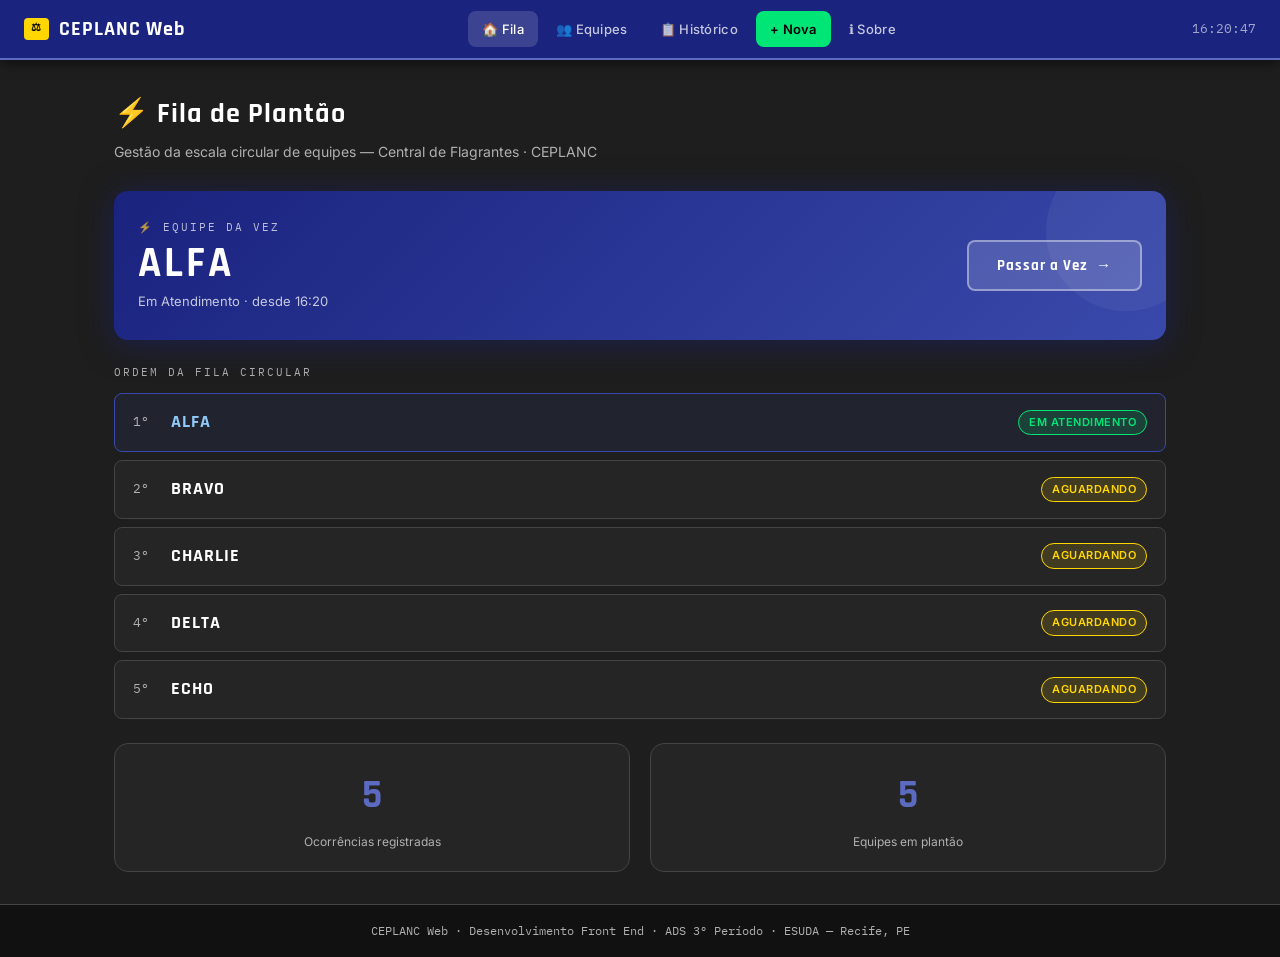
<file: index.html>
<!DOCTYPE html>
<html lang="pt-BR">
<head>
  <meta charset="UTF-8" />
  <meta name="viewport" content="width=device-width, initial-scale=1.0" />
  <title>CEPLANC Web — Fila de Plantão</title>
  <link rel="stylesheet" href="css/style.css" />
  <style>
    .equipe-destaque {
      background: linear-gradient(135deg, var(--azul) 0%, var(--azul-claro) 100%);
      border-radius: var(--radius-lg);
      padding: 28px 24px;
      display: flex;
      align-items: center;
      justify-content: space-between;
      flex-wrap: wrap;
      gap: 16px;
      margin-bottom: 24px;
      box-shadow: 0 4px 32px rgba(26,35,126,0.5);
      position: relative;
      overflow: hidden;
    }
    .equipe-destaque::before {
      content: '';
      position: absolute;
      top: -40px; right: -40px;
      width: 160px; height: 160px;
      border-radius: 50%;
      background: rgba(255,255,255,0.05);
    }
    .equipe-destaque-info small {
      display: block;
      font-size: 11px;
      letter-spacing: 2px;
      text-transform: uppercase;
      opacity: 0.7;
      margin-bottom: 6px;
      font-family: 'IBM Plex Mono', monospace;
    }
    .equipe-destaque-info h2 {
      font-family: 'Rajdhani', sans-serif;
      font-size: 42px;
      font-weight: 700;
      letter-spacing: 3px;
      line-height: 1;
    }
    .equipe-destaque-info .sub {
      margin-top: 6px;
      font-size: 13px;
      opacity: 0.75;
    }
    .btn-passar {
      background: rgba(255,255,255,0.15);
      border: 2px solid rgba(255,255,255,0.4);
      color: var(--branco);
      padding: 14px 28px;
      border-radius: var(--radius);
      font-size: 15px;
      font-weight: 700;
      font-family: 'Rajdhani', sans-serif;
      letter-spacing: 1px;
      cursor: pointer;
      transition: var(--trans);
      display: flex;
      align-items: center;
      gap: 8px;
      white-space: nowrap;
    }
    .btn-passar:hover {
      background: rgba(255,255,255,0.25);
      border-color: rgba(255,255,255,0.7);
      transform: translateY(-2px);
    }
    .fila-titulo {
      font-family: 'IBM Plex Mono', monospace;
      font-size: 11px;
      letter-spacing: 2px;
      text-transform: uppercase;
      color: var(--cinza);
      margin-bottom: 12px;
    }
    .fila-lista { display: flex; flex-direction: column; gap: 8px; }
    .fila-item {
      display: flex;
      align-items: center;
      gap: 14px;
      padding: 14px 18px;
      border-radius: var(--radius);
      border: 1px solid var(--cinza-escuro);
      background: var(--fundo-card);
      transition: var(--trans);
    }
    .fila-item.ativa {
      border-color: var(--azul-claro);
      background: rgba(57,73,171,0.12);
    }
    .fila-pos {
      font-family: 'IBM Plex Mono', monospace;
      font-size: 13px;
      color: var(--cinza);
      min-width: 24px;
    }
    .fila-nome {
      font-family: 'Rajdhani', sans-serif;
      font-size: 18px;
      font-weight: 700;
      letter-spacing: 1px;
      flex: 1;
    }
    .fila-item.ativa .fila-nome { color: #90caf9; }
    .grid-2 {
      display: grid;
      grid-template-columns: 1fr 1fr;
      gap: 20px;
      margin-top: 24px;
    }
    .stat-card {
      background: var(--fundo-card);
      border: 1px solid var(--cinza-escuro);
      border-radius: var(--radius-lg);
      padding: 20px;
      text-align: center;
    }
    .stat-card .stat-num {
      font-family: 'Rajdhani', sans-serif;
      font-size: 40px;
      font-weight: 700;
      color: var(--azul-borda);
    }
    .stat-card .stat-label {
      font-size: 12px;
      color: var(--cinza);
      margin-top: 4px;
    }
    @media (max-width: 640px) {
      .grid-2 { grid-template-columns: 1fr 1fr; }
      .equipe-destaque-info h2 { font-size: 32px; }
      .btn-passar { width: 100%; justify-content: center; }
    }
  </style>
</head>
<body>

<nav>
  <a href="index.html" class="nav-logo">
    <span class="badge">⚖</span>
    <span>CEPLANC Web</span>
  </a>
  <button class="hamburger" id="hamburger" aria-label="Menu">
    <span></span><span></span><span></span>
  </button>
  <ul class="nav-links" id="nav-links">
    <li><a href="index.html">🏠 Fila</a></li>
    <li><a href="equipes.html">👥 Equipes</a></li>
    <li><a href="historico.html">📋 Histórico</a></li>
    <li><a href="nova-ocorrencia.html" class="btn-nova">+ Nova</a></li>
    <li><a href="sobre.html">ℹ Sobre</a></li>
  </ul>
  <span id="relogio"></span>
</nav>

<div id="toast-container"></div>

<main>
  <div class="page-header">
    <h1>⚡ Fila de Plantão</h1>
    <p>Gestão da escala circular de equipes — Central de Flagrantes · CEPLANC</p>
  </div>

  <div class="equipe-destaque">
    <div class="equipe-destaque-info">
      <small>⚡ Equipe da vez</small>
      <h2 id="equipe-ativa-nome">—</h2>
      <p class="sub">Em Atendimento · desde <span id="hora-inicio">--:--</span></p>
    </div>
    <button class="btn-passar" id="btn-passar">
      Passar a Vez &nbsp;→
    </button>
  </div>

  <p class="fila-titulo">Ordem da fila circular</p>
  <div class="fila-lista" id="fila-lista"></div>

  <div class="grid-2">
    <div class="stat-card">
      <div class="stat-num" id="total-ocorrencias">0</div>
      <div class="stat-label">Ocorrências registradas</div>
    </div>
    <div class="stat-card">
      <div class="stat-num">5</div>
      <div class="stat-label">Equipes em plantão</div>
    </div>
  </div>
</main>

<footer>
  CEPLANC Web · Desenvolvimento Front End · ADS 3º Período · ESUDA — Recife, PE
</footer>

<script src="js/app.js"></script>
<script>
  function renderFila() {
    const lista    = document.getElementById('fila-lista');
    const nomeEl   = document.getElementById('equipe-ativa-nome');
    const horaEl   = document.getElementById('hora-inicio');
    const totalEl  = document.getElementById('total-ocorrencias');
    if (!lista) return;

    lista.innerHTML = '';

    for (var i = 0; i < window.ceplanc.EQUIPES.length; i++) {
      var idx       = (window.ceplanc.estado.filaAtual + i) % window.ceplanc.EQUIPES.length;
      var nome      = window.ceplanc.EQUIPES[idx];
      var pos       = i + 1;
      var statusKey = (i === 0) ? 'atendendo' : 'aguardando';

      var div = document.createElement('div');
      div.className = 'fila-item' + (i === 0 ? ' ativa' : '');
      div.innerHTML =
        '<span class="fila-pos">' + pos + 'º</span>' +
        '<span class="fila-nome">' + nome + '</span>' +
        window.badgeEquipeStatus(statusKey);
      lista.appendChild(div);
    }

    nomeEl.textContent  = window.getEquipeAtual();
    horaEl.textContent  = window.ceplanc.estado.horaInicio || '--:--';
    totalEl.textContent = window.ceplanc.estado.historico.length;
  }

  window.addEventListener('estadoCarregado', renderFila);
  window.addEventListener('filaAtualizada',  renderFila);

  document.getElementById('btn-passar').addEventListener('click', function () {
    window.passarVez();
  });
</script>
</body>
</html>
</file>
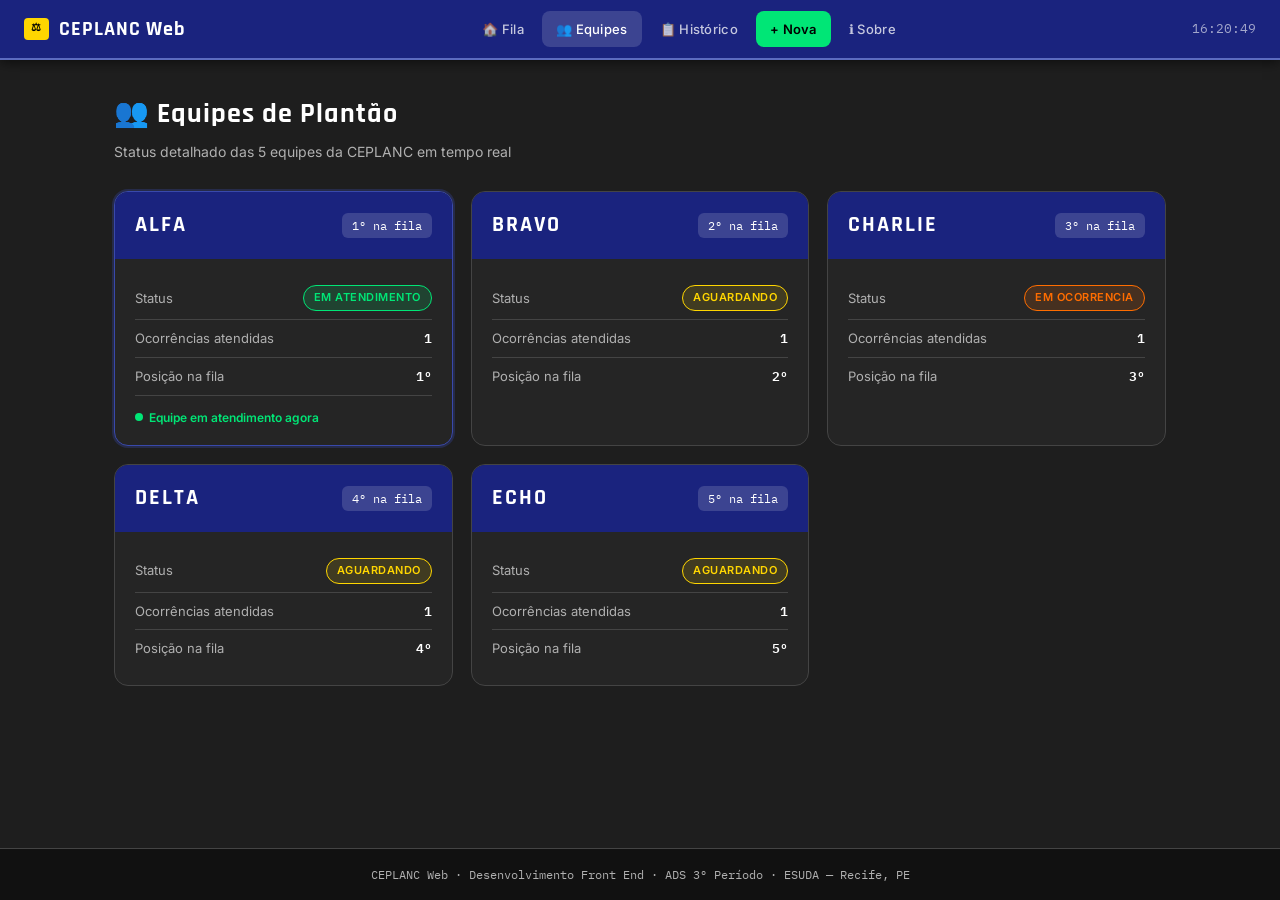
<file: equipes.html>
<!DOCTYPE html>
<html lang="pt-BR">
<head>
  <meta charset="UTF-8" />
  <meta name="viewport" content="width=device-width, initial-scale=1.0" />
  <title>CEPLANC Web — Equipes</title>
  <link rel="stylesheet" href="css/style.css" />
  <style>
    .equipes-grid {
      display: grid;
      grid-template-columns: repeat(auto-fill, minmax(300px, 1fr));
      gap: 18px;
    }
    .equipe-card {
      background: var(--fundo-card);
      border: 1px solid var(--cinza-escuro);
      border-radius: var(--radius-lg);
      overflow: hidden;
      transition: var(--trans);
    }
    .equipe-card:hover { border-color: var(--azul-borda); transform: translateY(-2px); }
    .equipe-card.da-vez {
      border-color: var(--azul-claro);
      box-shadow: 0 0 0 2px rgba(57,73,171,0.3);
    }
    .equipe-header {
      background: var(--azul);
      padding: 16px 20px;
      display: flex;
      align-items: center;
      justify-content: space-between;
    }
    .equipe-header h3 {
      font-family: 'Rajdhani', sans-serif;
      font-size: 22px;
      font-weight: 700;
      letter-spacing: 2px;
    }
    .equipe-pos-badge {
      background: rgba(255,255,255,0.15);
      border-radius: 6px;
      padding: 3px 10px;
      font-size: 12px;
      font-family: 'IBM Plex Mono', monospace;
    }
    .equipe-body { padding: 18px 20px; }
    .equipe-stat {
      display: flex;
      justify-content: space-between;
      align-items: center;
      padding: 8px 0;
      border-bottom: 1px solid var(--cinza-escuro);
      font-size: 13px;
    }
    .equipe-stat:last-child { border-bottom: none; }
    .equipe-stat .label { color: var(--cinza); }
    .equipe-stat .valor { font-weight: 600; font-family: 'IBM Plex Mono', monospace; font-size: 13px; }
    .da-vez-label {
      display: flex;
      align-items: center;
      gap: 6px;
      margin-top: 12px;
      font-size: 12px;
      color: var(--verde);
      font-weight: 600;
    }
    .dot {
      width: 8px; height: 8px;
      border-radius: 50%;
      background: var(--verde);
      animation: pulsar 1s infinite;
    }
    @keyframes pulsar {
      0%,100% { opacity: 1; transform: scale(1); }
      50%      { opacity: 0.5; transform: scale(0.8); }
    }
  </style>
</head>
<body>

<nav>
  <a href="index.html" class="nav-logo">
    <span class="badge">⚖</span>
    <span>CEPLANC Web</span>
  </a>
  <button class="hamburger" id="hamburger" aria-label="Menu">
    <span></span><span></span><span></span>
  </button>
  <ul class="nav-links" id="nav-links">
    <li><a href="index.html">🏠 Fila</a></li>
    <li><a href="equipes.html">👥 Equipes</a></li>
    <li><a href="historico.html">📋 Histórico</a></li>
    <li><a href="nova-ocorrencia.html" class="btn-nova">+ Nova</a></li>
    <li><a href="sobre.html">ℹ Sobre</a></li>
  </ul>
  <span id="relogio"></span>
</nav>

<div id="toast-container"></div>

<main>
  <div class="page-header">
    <h1>👥 Equipes de Plantão</h1>
    <p>Status detalhado das 5 equipes da CEPLANC em tempo real</p>
  </div>
  <div class="equipes-grid" id="equipes-grid"></div>
</main>

<footer>
  CEPLANC Web · Desenvolvimento Front End · ADS 3º Período · ESUDA — Recife, PE
</footer>

<script src="js/app.js"></script>
<script>
  function contarPorEquipe(nome) {
    return window.ceplanc.estado.historico.filter(function (o) { return o.equipe === nome; }).length;
  }

  function posicaoNaFila(nome) {
    var idx = window.ceplanc.EQUIPES.indexOf(nome);
    return ((idx - window.ceplanc.estado.filaAtual + window.ceplanc.EQUIPES.length) % window.ceplanc.EQUIPES.length) + 1;
  }

  function getStatusEquipe(nome) {
    if (nome === window.getEquipeAtual()) return 'atendendo';
    if (nome === 'CHARLIE')               return 'ocorrencia';
    return 'aguardando';
  }

  function renderEquipes() {
    var grid = document.getElementById('equipes-grid');
    grid.innerHTML = '';

    window.ceplanc.EQUIPES.forEach(function (nome) {
      var eDaVez     = nome === window.getEquipeAtual();
      var pos        = posicaoNaFila(nome);
      var statusKey  = getStatusEquipe(nome);
      var ocorrencias = contarPorEquipe(nome);

      var card = document.createElement('div');
      card.className = 'equipe-card' + (eDaVez ? ' da-vez' : '');
      card.innerHTML =
        '<div class="equipe-header">' +
          '<h3>' + nome + '</h3>' +
          '<span class="equipe-pos-badge">' + pos + 'º na fila</span>' +
        '</div>' +
        '<div class="equipe-body">' +
          '<div class="equipe-stat"><span class="label">Status</span><span>' + window.badgeEquipeStatus(statusKey) + '</span></div>' +
          '<div class="equipe-stat"><span class="label">Ocorrências atendidas</span><span class="valor">' + ocorrencias + '</span></div>' +
          '<div class="equipe-stat"><span class="label">Posição na fila</span><span class="valor">' + pos + 'º</span></div>' +
          (eDaVez ? '<div class="da-vez-label"><span class="dot"></span> Equipe em atendimento agora</div>' : '') +
        '</div>';
      grid.appendChild(card);
    });
  }

  window.addEventListener('estadoCarregado', renderEquipes);
  window.addEventListener('filaAtualizada',  renderEquipes);
</script>
</body>
</html>
</file>
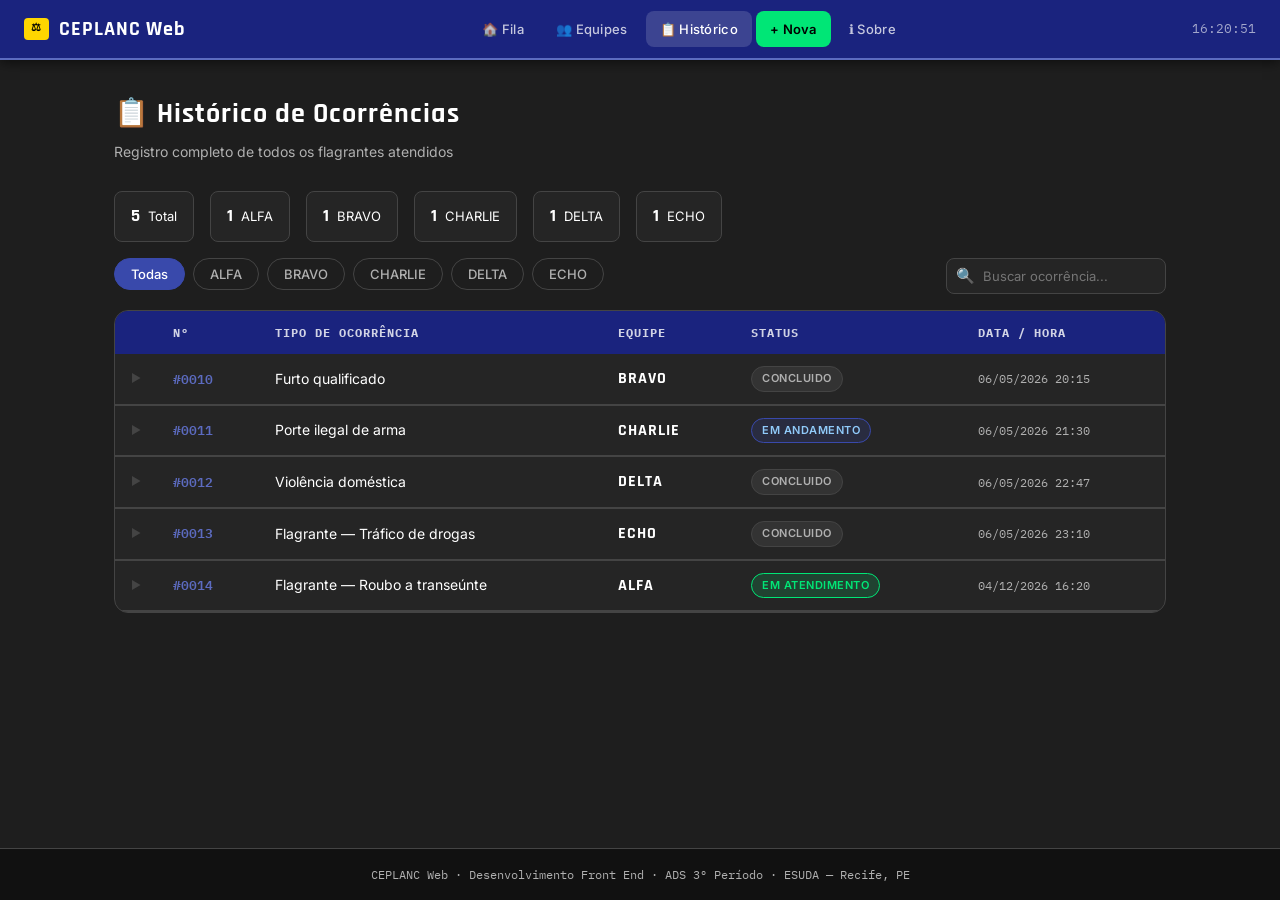
<file: historico.html>
<!DOCTYPE html>
<html lang="pt-BR">
<head>
  <meta charset="UTF-8" />
  <meta name="viewport" content="width=device-width, initial-scale=1.0" />
  <title>CEPLANC Web — Histórico</title>
  <link rel="stylesheet" href="css/style.css" />
  <style>
    .historico-header {
      display: flex;
      align-items: flex-start;
      justify-content: space-between;
      flex-wrap: wrap;
      gap: 12px;
    }
    .busca-wrapper { position: relative; }
    .busca-wrapper input {
      background: var(--fundo-card);
      border: 1px solid var(--cinza-escuro);
      border-radius: var(--radius);
      color: var(--branco);
      padding: 9px 14px 9px 36px;
      font-size: 13px;
      font-family: 'Inter', sans-serif;
      width: 220px;
      transition: var(--trans);
    }
    .busca-wrapper input:focus {
      outline: none;
      border-color: var(--azul-borda);
      width: 280px;
    }
    .busca-wrapper .icon {
      position: absolute;
      left: 10px;
      top: 50%;
      transform: translateY(-50%);
      color: var(--cinza);
      font-size: 15px;
    }
    .tabela-wrapper {
      background: var(--fundo-card);
      border: 1px solid var(--cinza-escuro);
      border-radius: var(--radius-lg);
      overflow: hidden;
    }
    .sem-resultado {
      text-align: center;
      padding: 48px 16px;
      color: var(--cinza);
      font-size: 14px;
    }
    .sem-resultado span { font-size: 32px; display: block; margin-bottom: 8px; }
    .col-id     { font-family: 'IBM Plex Mono', monospace; font-size: 13px; color: var(--azul-borda); font-weight: 600; }
    .col-equipe { font-weight: 700; font-family: 'Rajdhani', sans-serif; font-size: 16px; letter-spacing: 1px; }
    .col-data   { font-family: 'IBM Plex Mono', monospace; font-size: 12px; color: var(--cinza); }
    .resumo-bar { display: flex; gap: 16px; flex-wrap: wrap; margin-bottom: 16px; }
    .resumo-item {
      background: var(--fundo-card);
      border: 1px solid var(--cinza-escuro);
      border-radius: var(--radius);
      padding: 10px 16px;
      font-size: 13px;
      display: flex;
      align-items: center;
      gap: 8px;
    }
    .resumo-item strong { font-family: 'Rajdhani', sans-serif; font-size: 18px; }

    tbody tr.linha-principal { cursor: pointer; }
    tbody tr.linha-principal:hover td { background: var(--fundo-hover); }
    tbody tr.linha-principal.aberta td { background: rgba(57,73,171,0.08); }

    .col-seta {
      color: var(--cinza-escuro);
      font-size: 11px;
      transition: transform 0.2s ease;
      user-select: none;
      text-align: center;
      width: 28px;
    }
    tr.aberta .col-seta { transform: rotate(90deg); color: var(--azul-borda); }

    tr.linha-obs td {
      padding: 0;
      border-bottom: 1px solid var(--cinza-escuro);
    }
    .obs-conteudo {
      overflow: hidden;
      max-height: 0;
      transition: max-height 0.25s ease, padding 0.2s ease;
      padding: 0 18px;
      background: rgba(57,73,171,0.05);
      font-size: 13px;
      color: var(--cinza);
      font-style: italic;
    }
    .obs-conteudo.visivel {
      max-height: 120px;
      padding: 12px 18px;
    }
    .obs-conteudo .obs-label {
      font-family: 'IBM Plex Mono', monospace;
      font-size: 10px;
      letter-spacing: 1px;
      text-transform: uppercase;
      color: var(--azul-borda);
      font-style: normal;
      display: block;
      margin-bottom: 4px;
    }
    .obs-vazia { color: var(--cinza-escuro); font-style: italic; }
  </style>
</head>
<body>

<nav>
  <a href="index.html" class="nav-logo">
    <span class="badge">⚖</span>
    <span>CEPLANC Web</span>
  </a>
  <button class="hamburger" id="hamburger" aria-label="Menu">
    <span></span><span></span><span></span>
  </button>
  <ul class="nav-links" id="nav-links">
    <li><a href="index.html">🏠 Fila</a></li>
    <li><a href="equipes.html">👥 Equipes</a></li>
    <li><a href="historico.html">📋 Histórico</a></li>
    <li><a href="nova-ocorrencia.html" class="btn-nova">+ Nova</a></li>
    <li><a href="sobre.html">ℹ Sobre</a></li>
  </ul>
  <span id="relogio"></span>
</nav>

<div id="toast-container"></div>

<main>
  <div class="page-header">
    <h1>📋 Histórico de Ocorrências</h1>
    <p>Registro completo de todos os flagrantes atendidos</p>
  </div>

  <div class="resumo-bar" id="resumo-bar"></div>

  <div class="historico-header">
    <div class="filtros" id="filtros">
      <button class="filtro-btn ativo" data-equipe="TODAS"   onclick="filtrar('TODAS',   this)">Todas</button>
      <button class="filtro-btn"       data-equipe="ALFA"    onclick="filtrar('ALFA',    this)">ALFA</button>
      <button class="filtro-btn"       data-equipe="BRAVO"   onclick="filtrar('BRAVO',   this)">BRAVO</button>
      <button class="filtro-btn"       data-equipe="CHARLIE" onclick="filtrar('CHARLIE', this)">CHARLIE</button>
      <button class="filtro-btn"       data-equipe="DELTA"   onclick="filtrar('DELTA',   this)">DELTA</button>
      <button class="filtro-btn"       data-equipe="ECHO"    onclick="filtrar('ECHO',    this)">ECHO</button>
    </div>
    <div class="busca-wrapper">
      <span class="icon">🔍</span>
      <input type="text" id="busca" placeholder="Buscar ocorrência..." oninput="renderTabela()" />
    </div>
  </div>

  <div class="tabela-wrapper">
    <table>
      <thead>
        <tr>
          <th style="width:28px;"></th>
          <th>Nº</th>
          <th>Tipo de Ocorrência</th>
          <th>Equipe</th>
          <th>Status</th>
          <th>Data / Hora</th>
        </tr>
      </thead>
      <tbody id="tabela-body"></tbody>
    </table>
    <div class="sem-resultado" id="sem-resultado" style="display:none;">
      <span>📭</span>Nenhuma ocorrência encontrada.
    </div>
  </div>
</main>

<footer>
  CEPLANC Web · Desenvolvimento Front End · ADS 3º Período · ESUDA — Recife, PE
</footer>

<script src="js/app.js"></script>
<script>
  var filtroAtivo = 'TODAS';

  function filtrar(equipe, btn) {
    filtroAtivo = equipe;
    document.querySelectorAll('.filtro-btn').forEach(function (b) { b.classList.remove('ativo'); });
    btn.classList.add('ativo');
    renderTabela();
  }

  function renderResumo() {
    var bar = document.getElementById('resumo-bar');
    var total = window.ceplanc.estado.historico.length;
    var html  = '<div class="resumo-item"><strong>' + total + '</strong> Total</div>';
    window.ceplanc.EQUIPES.forEach(function (nome) {
      var count = window.ceplanc.estado.historico.filter(function (o) { return o.equipe === nome; }).length;
      html += '<div class="resumo-item"><strong>' + count + '</strong> ' + nome + '</div>';
    });
    bar.innerHTML = html;
  }

  function renderTabela() {
    var tbody  = document.getElementById('tabela-body');
    var semRes = document.getElementById('sem-resultado');
    var busca  = document.getElementById('busca').value.toLowerCase();

    var lista = window.ceplanc.estado.historico.slice().reverse();

    if (filtroAtivo !== 'TODAS') {
      lista = lista.filter(function (o) { return o.equipe === filtroAtivo; });
    }
    if (busca) {
      lista = lista.filter(function (o) {
        return o.tipo.toLowerCase().includes(busca) ||
               o.equipe.toLowerCase().includes(busca) ||
               o.id.toLowerCase().includes(busca);
      });
    }

    if (lista.length === 0) {
      tbody.innerHTML = '';
      semRes.style.display = 'block';
      return;
    }
    semRes.style.display = 'none';

    var html = '';
    lista.forEach(function (o, idx) {
      var rid = 'obs-' + idx;
      var temObs = o.obs && o.obs.trim() !== '';
      html +=
        '<tr class="linha-principal" data-obs-id="' + rid + '" onclick="toggleObs(this)">' +
          '<td class="col-seta">&#9658;</td>' +
          '<td class="col-id">'     + o.id     + '</td>' +
          '<td>'                    + o.tipo   + '</td>' +
          '<td class="col-equipe">' + o.equipe + '</td>' +
          '<td>'                    + window.badgeEquipeStatus(o.status) + '</td>' +
          '<td class="col-data">'   + o.data   + '</td>' +
        '</tr>' +
        '<tr class="linha-obs">' +
          '<td colspan="6">' +
            '<div class="obs-conteudo" id="' + rid + '">' +
              '<span class="obs-label">Observações</span>' +
              (temObs
                ? o.obs
                : '<span class="obs-vazia">Nenhuma observação registrada para esta ocorrência.</span>') +
            '</div>' +
          '</td>' +
        '</tr>';
    });
    tbody.innerHTML = html;
  }

  function toggleObs(linha) {
    var rid     = linha.getAttribute('data-obs-id');
    var painel  = document.getElementById(rid);
    var aberta  = linha.classList.contains('aberta');

    document.querySelectorAll('.linha-principal.aberta').forEach(function (l) {
      l.classList.remove('aberta');
      var id = l.getAttribute('data-obs-id');
      document.getElementById(id).classList.remove('visivel');
    });

    if (!aberta) {
      linha.classList.add('aberta');
      painel.classList.add('visivel');
    }
  }

  window.addEventListener('estadoCarregado', function () {
    renderResumo();
    renderTabela();
  });
  window.addEventListener('filaAtualizada', function () {
    renderResumo();
    renderTabela();
  });
</script>
</body>
</html>
</file>
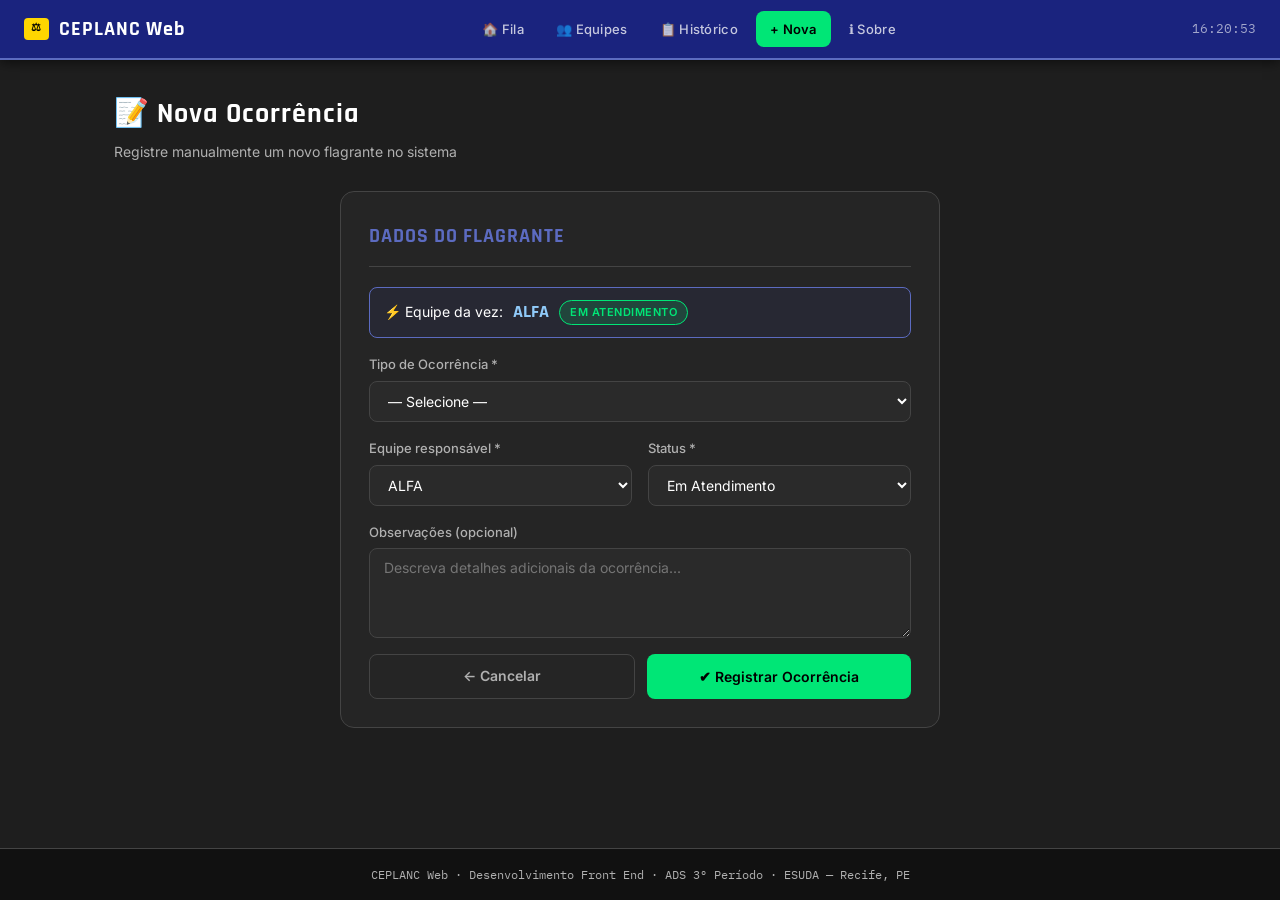
<file: nova-ocorrencia.html>
<!DOCTYPE html>
<html lang="pt-BR">
<head>
  <meta charset="UTF-8" />
  <meta name="viewport" content="width=device-width, initial-scale=1.0" />
  <title>CEPLANC Web — Nova Ocorrência</title>
  <link rel="stylesheet" href="css/style.css" />
  <style>
    .form-wrapper { max-width: 600px; margin: 0 auto; }
    .form-card {
      background: var(--fundo-card);
      border: 1px solid var(--cinza-escuro);
      border-radius: var(--radius-lg);
      padding: 28px;
    }
    .form-card h2 {
      font-family: 'Rajdhani', sans-serif;
      font-size: 20px;
      font-weight: 700;
      margin-bottom: 20px;
      padding-bottom: 14px;
      border-bottom: 1px solid var(--cinza-escuro);
      color: var(--azul-borda);
      letter-spacing: 1px;
    }
    .form-row { display: grid; grid-template-columns: 1fr 1fr; gap: 16px; }
    .btn-row { display: flex; gap: 12px; margin-top: 8px; flex-wrap: wrap; }
    .btn-row .btn { flex: 1; justify-content: center; }
    .equipe-auto {
      background: rgba(57,73,171,0.1);
      border: 1px solid var(--azul-borda);
      border-radius: var(--radius);
      padding: 10px 14px;
      display: flex;
      align-items: center;
      gap: 10px;
      font-size: 14px;
      margin-bottom: 16px;
    }
    .equipe-auto strong {
      font-family: 'Rajdhani', sans-serif;
      font-size: 18px;
      font-weight: 700;
      color: #90caf9;
    }
    select option { background: #252525; }
    @media (max-width: 540px) { .form-row { grid-template-columns: 1fr; } }
  </style>
</head>
<body>

<nav>
  <a href="index.html" class="nav-logo">
    <span class="badge">⚖</span>
    <span>CEPLANC Web</span>
  </a>
  <button class="hamburger" id="hamburger" aria-label="Menu">
    <span></span><span></span><span></span>
  </button>
  <ul class="nav-links" id="nav-links">
    <li><a href="index.html">🏠 Fila</a></li>
    <li><a href="equipes.html">👥 Equipes</a></li>
    <li><a href="historico.html">📋 Histórico</a></li>
    <li><a href="nova-ocorrencia.html" class="btn-nova">+ Nova</a></li>
    <li><a href="sobre.html">ℹ Sobre</a></li>
  </ul>
  <span id="relogio"></span>
</nav>

<div id="toast-container"></div>

<main>
  <div class="page-header">
    <h1>📝 Nova Ocorrência</h1>
    <p>Registre manualmente um novo flagrante no sistema</p>
  </div>

  <div class="form-wrapper">
    <div class="form-card">
      <h2>DADOS DO FLAGRANTE</h2>

      <div class="equipe-auto" id="equipe-auto-info">
        <span>⚡ Equipe da vez:</span>
        <strong id="equipe-auto-nome">—</strong>
        <span id="badge-auto"></span>
      </div>

      <div class="form-group">
        <label for="tipo">Tipo de Ocorrência *</label>
        <select id="tipo" required>
          <option value="">— Selecione —</option>
          <option>Flagrante — Roubo a transeúnte</option>
          <option>Flagrante — Roubo a estabelecimento</option>
          <option>Flagrante — Tráfico de drogas</option>
          <option>Flagrante — Furto simples</option>
          <option>Flagrante — Furto qualificado</option>
          <option>Porte ilegal de arma</option>
          <option>Violência doméstica</option>
          <option>Lesão corporal</option>
          <option>Homicídio tentado</option>
          <option>Outro — Especificar abaixo</option>
        </select>
      </div>

      <div class="form-row">
        <div class="form-group">
          <label for="equipe">Equipe responsável *</label>
          <select id="equipe" required>
            <option value="">— Selecione —</option>
            <option>ALFA</option>
            <option>BRAVO</option>
            <option>CHARLIE</option>
            <option>DELTA</option>
            <option>ECHO</option>
          </select>
        </div>
        <div class="form-group">
          <label for="status">Status *</label>
          <select id="status" required>
            <option value="atendendo">Em Atendimento</option>
            <option value="andamento">Em Andamento</option>
            <option value="concluido">Concluído</option>
          </select>
        </div>
      </div>

      <div class="form-group">
        <label for="obs">Observações (opcional)</label>
        <textarea id="obs" placeholder="Descreva detalhes adicionais da ocorrência..."></textarea>
      </div>

      <div class="btn-row">
        <a href="index.html" class="btn btn-ghost">← Cancelar</a>
        <button class="btn btn-success" id="btn-registrar">✔ Registrar Ocorrência</button>
      </div>
    </div>
  </div>
</main>

<footer>
  CEPLANC Web · Desenvolvimento Front End · ADS 3º Período · ESUDA — Recife, PE
</footer>

<script src="js/app.js"></script>
<script>
  function preencherEquipeAuto() {
    var nome = window.getEquipeAtual();
    document.getElementById('equipe-auto-nome').textContent = nome;
    document.getElementById('badge-auto').innerHTML = window.badgeEquipeStatus('atendendo');

    var sel = document.getElementById('equipe');
    for (var i = 0; i < sel.options.length; i++) {
      if (sel.options[i].text === nome) {
        sel.selectedIndex = i;
        break;
      }
    }
  }

  function validar() {
    var tipo   = document.getElementById('tipo').value;
    var equipe = document.getElementById('equipe').value;
    var status = document.getElementById('status').value;
    if (!tipo)   { window.toast('Selecione o tipo de ocorrencia.', 'erro'); return false; }
    if (!equipe) { window.toast('Selecione a equipe responsavel.', 'erro'); return false; }
    if (!status) { window.toast('Selecione o status.', 'erro'); return false; }
    return true;
  }

  function registrar() {
    if (!validar()) return;
    var tipo   = document.getElementById('tipo').value;
    var equipe = document.getElementById('equipe').value;
    var status = document.getElementById('status').value;
    var obs    = document.getElementById('obs').value;
    window.registrarOcorrencia(tipo, equipe, status, obs);

    document.getElementById('tipo').value   = '';
    document.getElementById('status').value = 'atendendo';
    document.getElementById('obs').value    = '';
    preencherEquipeAuto();

    setTimeout(function () { window.location.href = 'historico.html'; }, 1500);
  }

  document.getElementById('btn-registrar').addEventListener('click', registrar);
  window.addEventListener('estadoCarregado', preencherEquipeAuto);
</script>
</body>
</html>
</file>
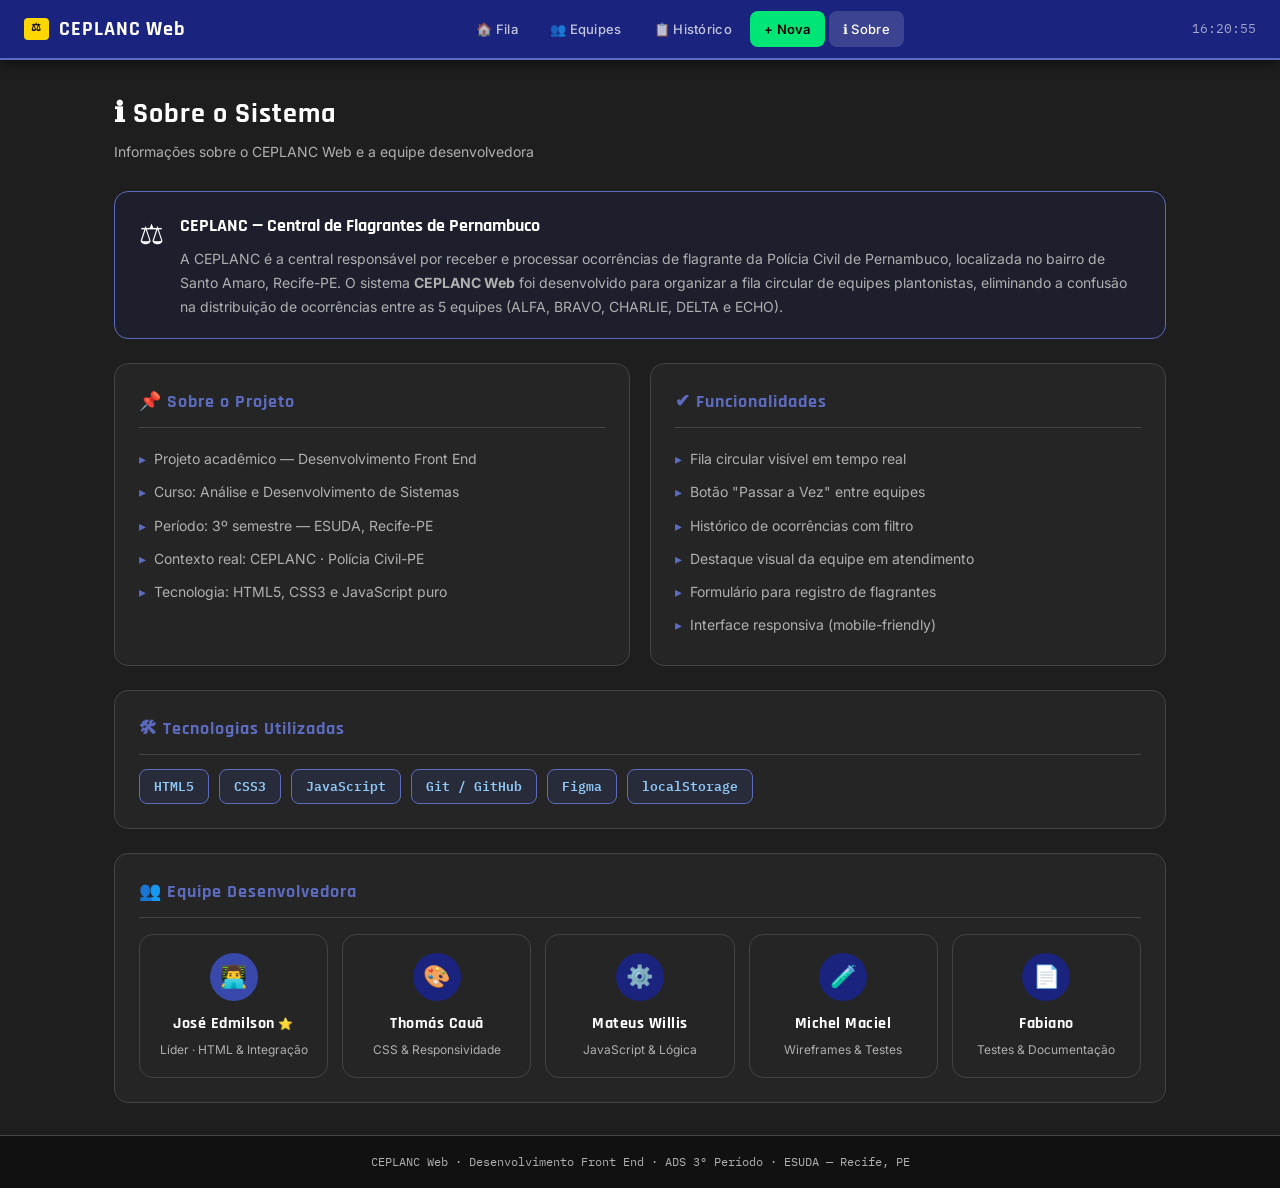
<file: sobre.html>
<!DOCTYPE html>
<html lang="pt-BR">
<head>
  <meta charset="UTF-8" />
  <meta name="viewport" content="width=device-width, initial-scale=1.0" />
  <title>CEPLANC Web — Sobre</title>
  <link rel="stylesheet" href="css/style.css" />
  <style>
    .sobre-grid {
      display: grid;
      grid-template-columns: 1fr 1fr;
      gap: 20px;
      margin-bottom: 24px;
    }
    .sobre-card {
      background: var(--fundo-card);
      border: 1px solid var(--cinza-escuro);
      border-radius: var(--radius-lg);
      padding: 24px;
    }
    .sobre-card h2 {
      font-family: 'Rajdhani', sans-serif;
      font-size: 18px;
      font-weight: 700;
      color: var(--azul-borda);
      letter-spacing: 1px;
      margin-bottom: 14px;
      padding-bottom: 10px;
      border-bottom: 1px solid var(--cinza-escuro);
    }
    .sobre-card p, .sobre-card li {
      color: var(--cinza);
      font-size: 14px;
      line-height: 1.8;
    }
    .sobre-card ul {
      list-style: none;
      padding: 0;
    }
    .sobre-card li {
      display: flex;
      align-items: flex-start;
      gap: 8px;
      padding: 4px 0;
    }
    .sobre-card li::before { content: '▸'; color: var(--azul-borda); }

    .equipe-desenvolvedores {
      display: grid;
      grid-template-columns: repeat(auto-fill, minmax(180px, 1fr));
      gap: 14px;
    }
    .dev-card {
      background: var(--fundo-card);
      border: 1px solid var(--cinza-escuro);
      border-radius: var(--radius-lg);
      padding: 18px 16px;
      text-align: center;
      transition: var(--trans);
    }
    .dev-card:hover { border-color: var(--azul-borda); transform: translateY(-2px); }
    .dev-avatar {
      width: 48px; height: 48px;
      border-radius: 50%;
      background: var(--azul);
      display: flex;
      align-items: center;
      justify-content: center;
      font-size: 22px;
      margin: 0 auto 10px;
    }
    .dev-nome {
      font-family: 'Rajdhani', sans-serif;
      font-size: 16px;
      font-weight: 700;
      letter-spacing: 0.5px;
      margin-bottom: 4px;
    }
    .dev-papel {
      font-size: 12px;
      color: var(--cinza);
    }
    .dev-lider .dev-avatar { background: var(--azul-claro); }
    .dev-lider .dev-nome::after {
      content: ' ⭐';
      font-size: 12px;
    }

    .tech-grid {
      display: flex;
      gap: 10px;
      flex-wrap: wrap;
      margin-top: 12px;
    }
    .tech-badge {
      background: rgba(57,73,171,0.15);
      border: 1px solid var(--azul-borda);
      color: #90caf9;
      border-radius: var(--radius);
      padding: 6px 14px;
      font-size: 13px;
      font-weight: 600;
      font-family: 'IBM Plex Mono', monospace;
    }

    .info-box {
      background: rgba(26,35,126,0.15);
      border: 1px solid var(--azul-borda);
      border-radius: var(--radius-lg);
      padding: 20px 24px;
      margin-bottom: 24px;
      display: flex;
      gap: 16px;
      align-items: flex-start;
    }
    .info-box .icon { font-size: 28px; }
    .info-box h3 {
      font-family: 'Rajdhani', sans-serif;
      font-size: 18px;
      font-weight: 700;
      margin-bottom: 6px;
    }
    .info-box p { color: var(--cinza); font-size: 14px; line-height: 1.7; }

    @media (max-width: 640px) {
      .sobre-grid { grid-template-columns: 1fr; }
    }
  </style>
</head>
<body>

<nav>
  <a href="index.html" class="nav-logo">
    <span class="badge">⚖</span>
    <span>CEPLANC Web</span>
  </a>
  <button class="hamburger" id="hamburger" aria-label="Menu">
    <span></span><span></span><span></span>
  </button>
  <ul class="nav-links" id="nav-links">
    <li><a href="index.html">🏠 Fila</a></li>
    <li><a href="equipes.html">👥 Equipes</a></li>
    <li><a href="historico.html">📋 Histórico</a></li>
    <li><a href="nova-ocorrencia.html" class="btn-nova">+ Nova</a></li>
    <li><a href="sobre.html">ℹ Sobre</a></li>
  </ul>
  <span id="relogio" style="margin-left:12px;"></span>
</nav>

<div id="toast-container"></div>

<main>
  <div class="page-header">
    <h1>ℹ Sobre o Sistema</h1>
    <p>Informações sobre o CEPLANC Web e a equipe desenvolvedora</p>
  </div>

  <div class="info-box">
    <div class="icon">⚖</div>
    <div>
      <h3>CEPLANC — Central de Flagrantes de Pernambuco</h3>
      <p>
        A CEPLANC é a central responsável por receber e processar ocorrências de flagrante
        da Polícia Civil de Pernambuco, localizada no bairro de Santo Amaro, Recife-PE.
        O sistema <strong>CEPLANC Web</strong> foi desenvolvido para organizar a fila circular
        de equipes plantonistas, eliminando a confusão na distribuição de ocorrências entre
        as 5 equipes (ALFA, BRAVO, CHARLIE, DELTA e ECHO).
      </p>
    </div>
  </div>

  <div class="sobre-grid">
    <div class="sobre-card">
      <h2>📌 Sobre o Projeto</h2>
      <ul>
        <li>Projeto acadêmico — Desenvolvimento Front End</li>
        <li>Curso: Análise e Desenvolvimento de Sistemas</li>
        <li>Período: 3º semestre — ESUDA, Recife-PE</li>
        <li>Contexto real: CEPLANC · Polícia Civil-PE</li>
        <li>Tecnologia: HTML5, CSS3 e JavaScript puro</li>
      </ul>
    </div>
    <div class="sobre-card">
      <h2>✔ Funcionalidades</h2>
      <ul>
        <li>Fila circular visível em tempo real</li>
        <li>Botão "Passar a Vez" entre equipes</li>
        <li>Histórico de ocorrências com filtro</li>
        <li>Destaque visual da equipe em atendimento</li>
        <li>Formulário para registro de flagrantes</li>
        <li>Interface responsiva (mobile-friendly)</li>
      </ul>
    </div>
  </div>

  <div class="sobre-card" style="margin-bottom: 24px;">
    <h2>🛠 Tecnologias Utilizadas</h2>
    <div class="tech-grid">
      <span class="tech-badge">HTML5</span>
      <span class="tech-badge">CSS3</span>
      <span class="tech-badge">JavaScript</span>
      <span class="tech-badge">Git / GitHub</span>
      <span class="tech-badge">Figma</span>
      <span class="tech-badge">localStorage</span>
    </div>
  </div>

  <div class="sobre-card">
    <h2>👥 Equipe Desenvolvedora</h2>
    <div class="equipe-desenvolvedores" style="margin-top: 16px;">
      <div class="dev-card dev-lider">
        <div class="dev-avatar">👨‍💻</div>
        <div class="dev-nome">José Edmilson</div>
        <div class="dev-papel">Líder · HTML &amp; Integração</div>
      </div>
      <div class="dev-card">
        <div class="dev-avatar">🎨</div>
        <div class="dev-nome">Thomás Cauã</div>
        <div class="dev-papel">CSS &amp; Responsividade</div>
      </div>
      <div class="dev-card">
        <div class="dev-avatar">⚙️</div>
        <div class="dev-nome">Mateus Willis</div>
        <div class="dev-papel">JavaScript &amp; Lógica</div>
      </div>
      <div class="dev-card">
        <div class="dev-avatar">🧪</div>
        <div class="dev-nome">Michel Maciel</div>
        <div class="dev-papel">Wireframes &amp; Testes</div>
      </div>
      <div class="dev-card">
        <div class="dev-avatar">📄</div>
        <div class="dev-nome">Fabiano</div>
        <div class="dev-papel">Testes &amp; Documentação</div>
      </div>
    </div>
  </div>
</main>

<footer>
  CEPLANC Web · Desenvolvimento Front End · ADS 3º Período · ESUDA — Recife, PE
</footer>

<script src="js/app.js"></script>
</body>
</html>
</file>
<file: css/style.css>
@import url('https://fonts.googleapis.com/css2?family=Rajdhani:wght@400;600;700&family=IBM+Plex+Mono:wght@400;600&family=Inter:wght@300;400;500;600&display=swap');

:root {
  --azul:        #1A237E;
  --azul-medio:  #283593;
  --azul-claro:  #3949AB;
  --azul-borda:  #5C6BC0;
  --fundo:       #1E1E1E;
  --fundo-card:  #252525;
  --fundo-hover: #2d2d2d;
  --branco:      #FFFFFF;
  --cinza:       #B0B0B0;
  --cinza-escuro:#444444;
  --verde:       #00E676;
  --amarelo:     #FFD600;
  --vermelho:    #FF1744;
  --laranja:     #FF6D00;

  --radius:      8px;
  --radius-lg:   14px;
  --sombra:      0 4px 24px rgba(0,0,0,0.5);
  --sombra-card: 0 2px 12px rgba(0,0,0,0.4);
  --trans:       all 0.2s ease;
}

*, *::before, *::after { box-sizing: border-box; margin: 0; padding: 0; }

html { scroll-behavior: smooth; }

body {
  background-color: var(--fundo);
  color: var(--branco);
  font-family: 'Inter', sans-serif;
  font-size: 15px;
  line-height: 1.6;
  min-height: 100vh;
  display: flex;
  flex-direction: column;
}

nav {
  background: var(--azul);
  padding: 0 24px;
  display: flex;
  align-items: center;
  justify-content: space-between;
  height: 60px;
  position: sticky;
  top: 0;
  z-index: 100;
  box-shadow: 0 2px 12px rgba(0,0,0,0.6);
  border-bottom: 2px solid var(--azul-borda);
}

.nav-logo {
  display: flex;
  align-items: center;
  gap: 10px;
  text-decoration: none;
  color: var(--branco);
}

.nav-logo .badge {
  background: var(--amarelo);
  color: #000;
  font-family: 'Rajdhani', sans-serif;
  font-weight: 700;
  font-size: 11px;
  padding: 2px 7px;
  border-radius: 4px;
  letter-spacing: 1px;
}

.nav-logo span {
  font-family: 'Rajdhani', sans-serif;
  font-weight: 700;
  font-size: 20px;
  letter-spacing: 1px;
}

.nav-links {
  display: flex;
  gap: 4px;
  list-style: none;
}

.nav-links a {
  display: block;
  padding: 8px 14px;
  border-radius: var(--radius);
  text-decoration: none;
  color: rgba(255,255,255,0.75);
  font-size: 13px;
  font-weight: 500;
  letter-spacing: 0.3px;
  transition: var(--trans);
}

.nav-links a:hover,
.nav-links a.ativo {
  background: rgba(255,255,255,0.15);
  color: var(--branco);
}

.nav-links a.btn-nova {
  background: var(--verde);
  color: #000;
  font-weight: 600;
}
.nav-links a.btn-nova:hover {
  background: #69f0ae;
}

.hamburger {
  display: none;
  flex-direction: column;
  gap: 5px;
  cursor: pointer;
  background: none;
  border: none;
  padding: 4px;
}
.hamburger span {
  display: block;
  width: 24px;
  height: 2px;
  background: var(--branco);
  border-radius: 2px;
  transition: var(--trans);
}

main {
  flex: 1;
  padding: 32px 24px;
  max-width: 1100px;
  margin: 0 auto;
  width: 100%;
}

footer {
  background: #111;
  border-top: 1px solid var(--cinza-escuro);
  text-align: center;
  padding: 16px 24px;
  font-size: 12px;
  color: var(--cinza);
  font-family: 'IBM Plex Mono', monospace;
}

.card {
  background: var(--fundo-card);
  border: 1px solid var(--cinza-escuro);
  border-radius: var(--radius-lg);
  padding: 20px;
  box-shadow: var(--sombra-card);
  transition: var(--trans);
}
.card:hover { border-color: var(--azul-borda); }

.badge-status {
  display: inline-block;
  padding: 3px 10px;
  border-radius: 20px;
  font-size: 11px;
  font-weight: 600;
  letter-spacing: 0.5px;
  text-transform: uppercase;
}
.badge-atendendo  { background: rgba(0,230,118,0.15); color: var(--verde); border: 1px solid var(--verde); }
.badge-aguardando { background: rgba(255,214,0,0.12); color: var(--amarelo); border: 1px solid var(--amarelo); }
.badge-ocorrencia { background: rgba(255,109,0,0.15); color: var(--laranja); border: 1px solid var(--laranja); }
.badge-concluido  { background: rgba(176,176,176,0.1); color: var(--cinza); border: 1px solid var(--cinza-escuro); }
.badge-andamento  { background: rgba(57,73,171,0.2); color: #90caf9; border: 1px solid var(--azul-claro); }

.btn {
  display: inline-flex;
  align-items: center;
  gap: 6px;
  padding: 10px 20px;
  border-radius: var(--radius);
  font-size: 14px;
  font-weight: 600;
  cursor: pointer;
  border: none;
  transition: var(--trans);
  text-decoration: none;
  font-family: 'Inter', sans-serif;
}
.btn-primary {
  background: var(--azul-claro);
  color: var(--branco);
}
.btn-primary:hover { background: #5c6bc0; transform: translateY(-1px); }

.btn-success {
  background: var(--verde);
  color: #000;
}
.btn-success:hover { background: #69f0ae; transform: translateY(-1px); }

.btn-danger {
  background: var(--vermelho);
  color: var(--branco);
}
.btn-danger:hover { background: #ff5252; }

.btn-ghost {
  background: transparent;
  color: var(--cinza);
  border: 1px solid var(--cinza-escuro);
}
.btn-ghost:hover { background: var(--fundo-hover); color: var(--branco); }

.form-group {
  display: flex;
  flex-direction: column;
  gap: 6px;
  margin-bottom: 16px;
}
.form-group label {
  font-size: 13px;
  font-weight: 500;
  color: var(--cinza);
}
.form-group input,
.form-group select,
.form-group textarea {
  background: #2a2a2a;
  border: 1px solid var(--cinza-escuro);
  border-radius: var(--radius);
  color: var(--branco);
  padding: 10px 14px;
  font-size: 14px;
  font-family: 'Inter', sans-serif;
  transition: var(--trans);
  width: 100%;
}
.form-group input:focus,
.form-group select:focus,
.form-group textarea:focus {
  outline: none;
  border-color: var(--azul-borda);
  box-shadow: 0 0 0 3px rgba(92,107,192,0.2);
}
.form-group textarea { resize: vertical; min-height: 90px; }

.tabela-wrapper { overflow-x: auto; }
table {
  width: 100%;
  border-collapse: collapse;
}
thead th {
  background: var(--azul);
  padding: 12px 16px;
  text-align: left;
  font-size: 12px;
  letter-spacing: 1px;
  text-transform: uppercase;
  color: rgba(255,255,255,0.8);
  font-family: 'IBM Plex Mono', monospace;
}
thead th:first-child { border-radius: 8px 0 0 0; }
thead th:last-child { border-radius: 0 8px 0 0; }
tbody tr {
  border-bottom: 1px solid var(--cinza-escuro);
  transition: var(--trans);
}
tbody tr:hover { background: var(--fundo-hover); }
tbody td {
  padding: 12px 16px;
  font-size: 14px;
  vertical-align: middle;
}

.page-header {
  margin-bottom: 28px;
}
.page-header h1 {
  font-family: 'Rajdhani', sans-serif;
  font-size: 28px;
  font-weight: 700;
  letter-spacing: 1px;
}
.page-header p {
  color: var(--cinza);
  font-size: 14px;
  margin-top: 4px;
}

#toast-container {
  position: fixed;
  bottom: 24px;
  right: 24px;
  z-index: 999;
  display: flex;
  flex-direction: column;
  gap: 10px;
}
.toast {
  background: var(--azul);
  color: var(--branco);
  padding: 12px 20px;
  border-radius: var(--radius);
  font-size: 14px;
  font-weight: 500;
  box-shadow: var(--sombra);
  animation: slideIn 0.3s ease;
  border-left: 4px solid var(--verde);
}
.toast.erro { border-left-color: var(--vermelho); }
@keyframes slideIn {
  from { transform: translateX(120%); opacity: 0; }
  to   { transform: translateX(0);    opacity: 1; }
}
@keyframes fadeOut {
  to { opacity: 0; transform: translateY(10px); }
}

.filtros {
  display: flex;
  gap: 8px;
  flex-wrap: wrap;
  margin-bottom: 20px;
}
.filtro-btn {
  padding: 7px 16px;
  border-radius: 20px;
  border: 1px solid var(--cinza-escuro);
  background: transparent;
  color: var(--cinza);
  font-size: 13px;
  font-weight: 500;
  cursor: pointer;
  transition: var(--trans);
  font-family: 'Inter', sans-serif;
}
.filtro-btn:hover, .filtro-btn.ativo {
  background: var(--azul-claro);
  color: var(--branco);
  border-color: var(--azul-claro);
}

#relogio {
  font-family: 'IBM Plex Mono', monospace;
  font-size: 13px;
  color: rgba(255,255,255,0.6);
}

@media (max-width: 768px) {
  main { padding: 20px 16px; }

  .hamburger { display: flex; }

  .nav-links {
    display: none;
    position: absolute;
    top: 60px;
    left: 0;
    right: 0;
    background: var(--azul);
    flex-direction: column;
    padding: 12px 16px 16px;
    gap: 2px;
    border-bottom: 2px solid var(--azul-borda);
  }
  .nav-links.aberto { display: flex; }
  .nav-links a { padding: 10px 12px; font-size: 15px; }

  nav { position: relative; }
}
</file>
